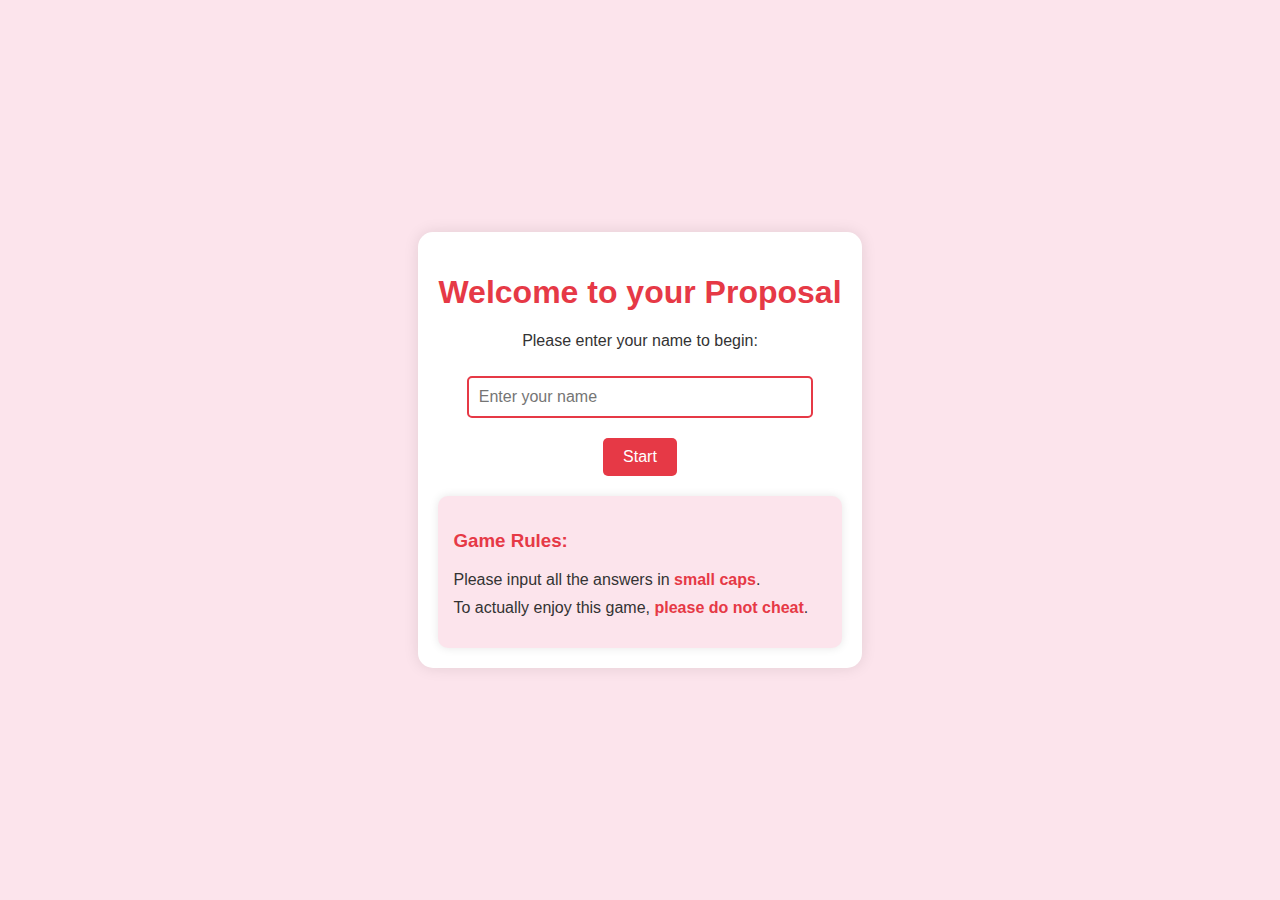
<file: index.html>
<!DOCTYPE html>
<html lang="en">
<head>
    <meta charset="UTF-8">
    <meta name="viewport" content="width=device-width, initial-scale=1.0">
    <title>Let's play a game. Shall we? - Enter Name</title>
    <link rel="stylesheet" href="style.css">
</head>
<body>
    <div class="container">
        <h1>Welcome to your Proposal</h1>
        <p>Please enter your name to begin:</p>
        <input type="text" id="nameInput" placeholder="Enter your name" />
        <button onclick="checkName()">Start</button>
        <p id="error-message"></p>

        <div class="game-rules">
            <h3>Game Rules:</h3>
            <ul>
                <li>Please input all the answers in <strong>small caps</strong>.</li>
                <li>To actually enjoy this game, <strong>please do not cheat</strong>.</li>
            </ul>
        </div>
    </div>

    <script src="script.js"></script>
</body>
</html>
</file>
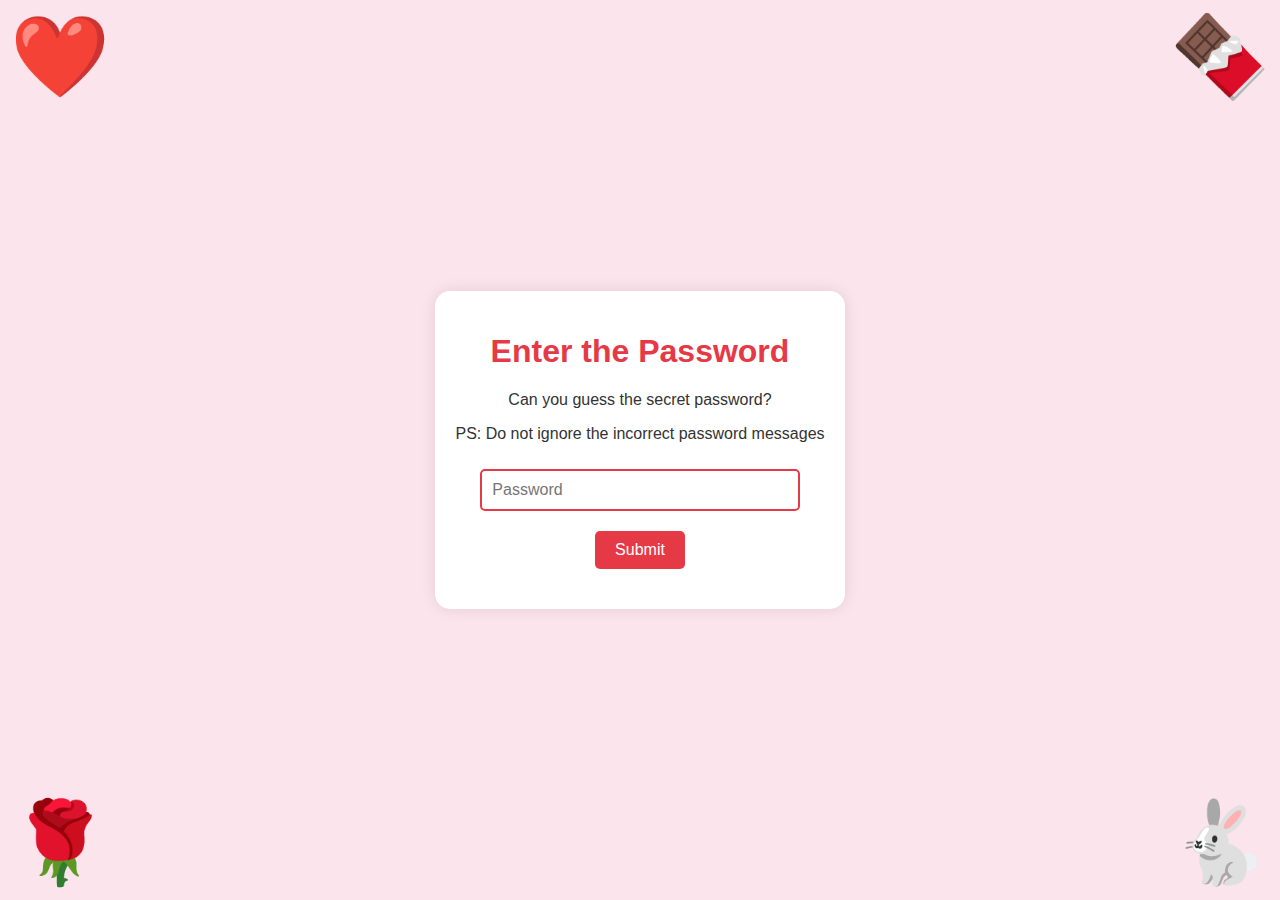
<file: password.html>
<!DOCTYPE html>
<html lang="en">
<head>
    <meta charset="UTF-8">
    <meta name="viewport" content="width=device-width, initial-scale=1.0">
    <title>Let's play a game. Shall we? - Enter Password</title>
    <link rel="stylesheet" href="style.css">
</head>
<body>
    <!-- The container that holds the game content -->
    <div class="container">
        <h1>Enter the Password</h1>
        <p>Can you guess the secret password?</p>
        <p>PS: Do not ignore the incorrect password messages</p>
        
        <!-- Password input -->
        <input type="text" id="passwordInput" placeholder="Password">
        
        <!-- Submit button with onclick event -->
        <button onclick="checkPassword()">Submit</button>
        
        <!-- Error message display -->
        <div id="error-message"></div>
        <div id="hint-message" style="display:none;"></div>
    </div>

    <!-- Emojis placed in the four corners -->
    <div id="heartEmoji" class="corner-emoji">❤️</div>
    <div id="chocolateEmoji" class="corner-emoji">🍫</div>
    <div id="roseEmoji" class="corner-emoji">🌹</div>
    <div id="hintBtnEmoji" onclick="showHint()" class="hint-button">🐇</div>

    <!-- Hint message (hidden by default) -->
    

    <!-- Ensure script is linked here -->
    <script src="script.js"></script>
</body>
</html>
</file>
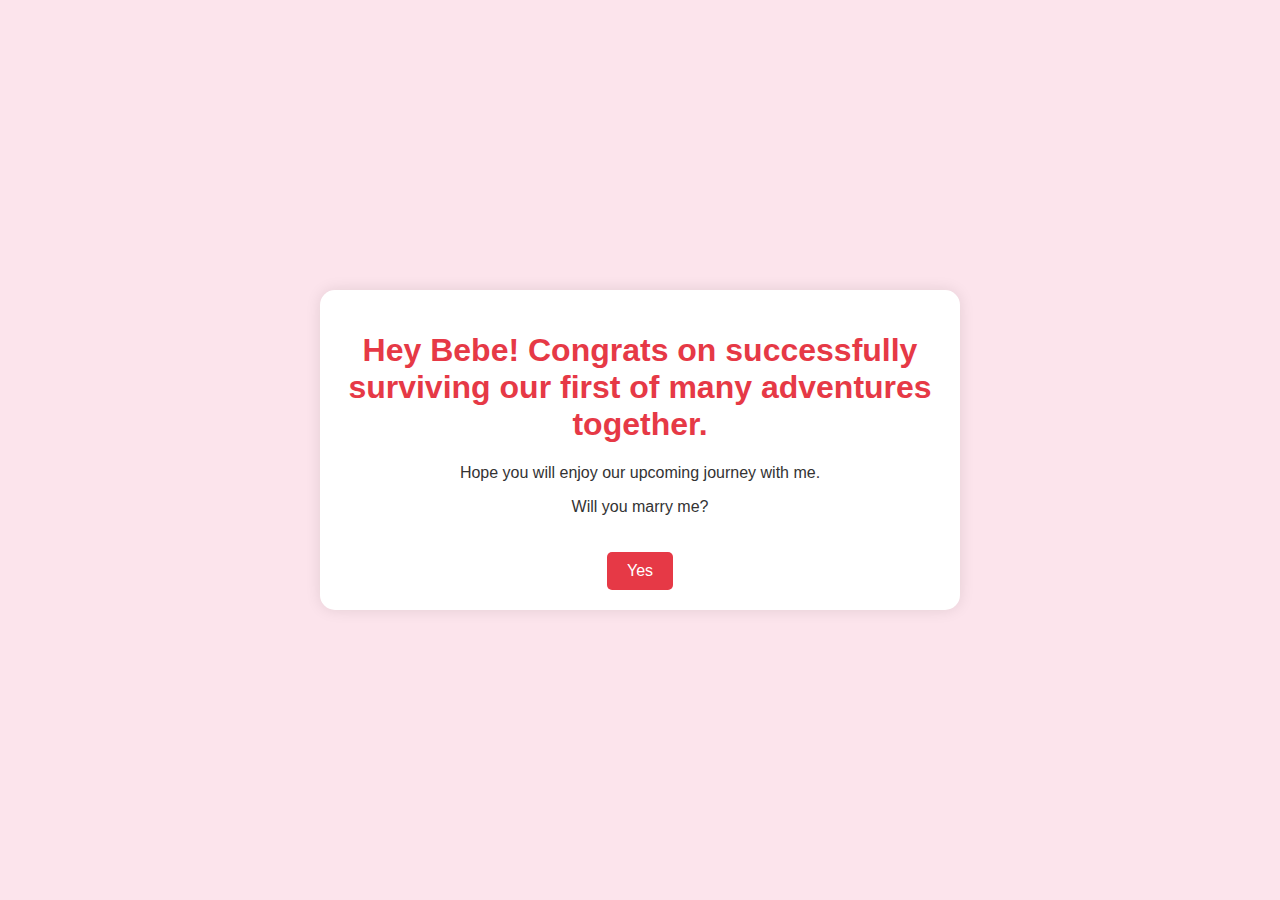
<file: success.html>
<!DOCTYPE html>
<html lang="en">
<head>
    <meta charset="UTF-8">
    <meta name="viewport" content="width=device-width, initial-scale=1.0">
    <title>Let's play a game. Shall we? - Success!</title>
    <link rel="stylesheet" href="style.css">
</head>
<body>
    <div class="container">
        <h1>Hey Bebe! Congrats on successfully surviving our first of many adventures together.</h1>
        <p>Hope you will enjoy our upcoming journey with me.</p>
        <p>Will you marry me?</p>
        <button onclick="window.location.href='index.html';">Yes</button>
    </div>
</body>
</html>
</file>
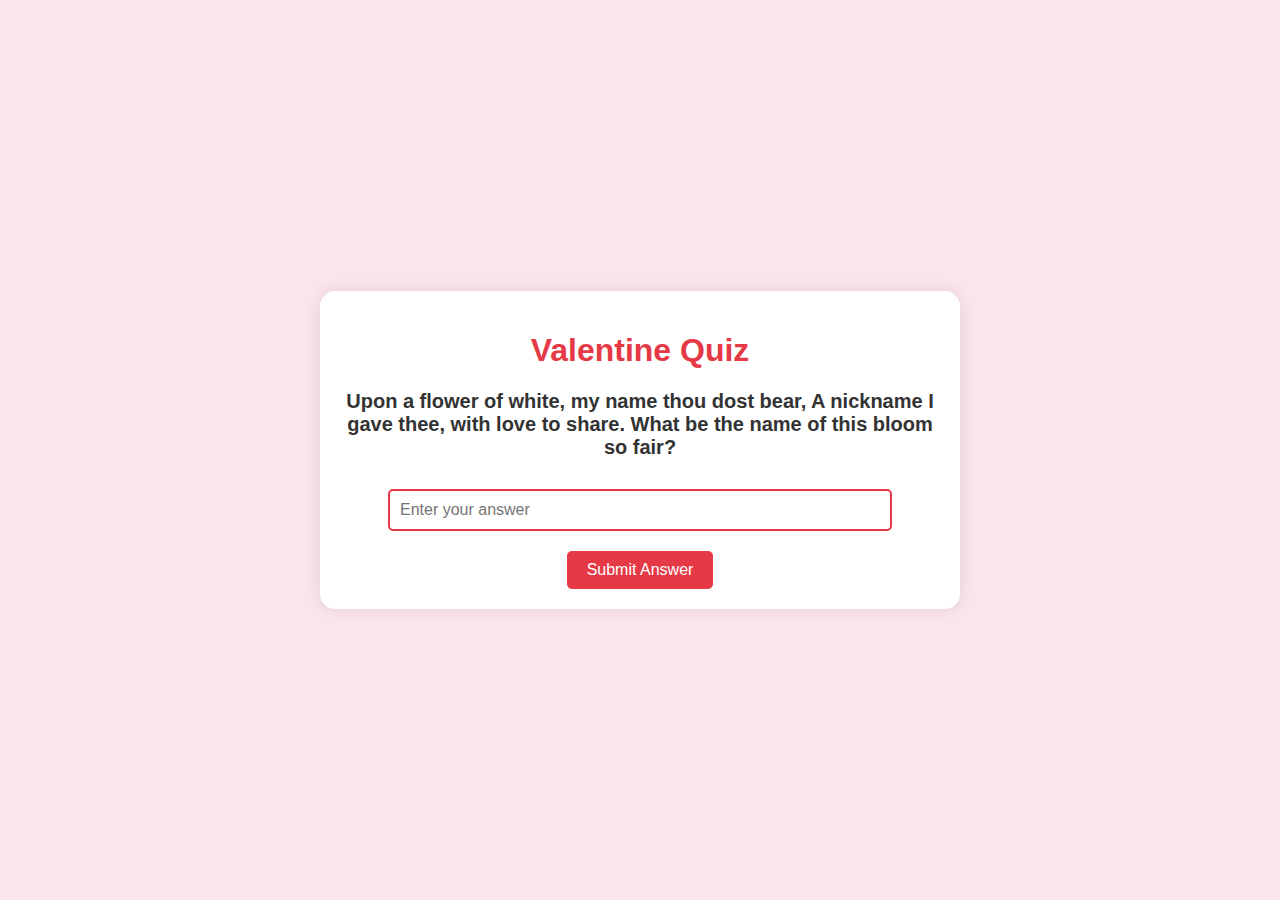
<file: vquiz.html>
<!DOCTYPE html>
<html lang="en">
<head>
    <meta charset="UTF-8">
    <meta name="viewport" content="width=device-width, initial-scale=1.0">
    <title>Valentine Quiz</title>
    <link rel="stylesheet" href="vstyle.css">
</head>
<body>
    <div class="container">
        <h1>Valentine Quiz</h1>
        <div id="question-container">
            <div id="question-text" class="question"></div>
            <input type="text" id="answer" placeholder="Enter your answer">
            <button id="submit-answer">Submit Answer</button>
        </div>
        <div id="feedback"></div>
        <button id="next-question" style="display: none;">Next Question</button>
    </div>

    <script src="vscript_2.js"></script>
</body>
</html>
</file>
<file: style.css>
/* General body styling */
body {
    font-family: 'Arial', sans-serif;
    background-color: #fce4ec; /* light pink background */
    color: #333;
    display: flex;
    justify-content: center;
    align-items: center;
    height: 100vh;
    margin: 0;
    position: relative; /* Make the body the reference point for absolute positioning */
}

/* Container holding the game content */
.container {
    text-align: center;
    background-color: #fff;
    padding: 20px;
    border-radius: 15px;
    box-shadow: 0 0 15px rgba(0, 0, 0, 0.1);
    max-width: 600px;
    position: relative; /* For positioning the content */
    z-index: 1; /* Make sure the content stays above emojis */
}

/* Heading styling */
h1 {
    color: #e63946; /* red */
}

/* Password input field styling */
input {
    padding: 10px;
    margin-top: 10px;
    border-radius: 5px;
    border: 2px solid #e63946;
    font-size: 16px;
    width: 80%;
}

/* Button styling */
button {
    background-color: #e63946; /* red button */
    color: white;
    border: none;
    padding: 10px 20px;
    font-size: 16px;
    border-radius: 5px;
    cursor: pointer;
    margin-top: 20px;
}

button:hover {
    background-color: #d32f2f;
}

/* Error message display */
#error-message {
    margin-top: 20px;
    color: #e63946;
    font-weight: bold;
}

/* Hint button styling (rabbit emoji) */
.hint-button {
    font-size: 80px; /* Size of the emoji */
    cursor: pointer;
    position: absolute;
    bottom: 10px;
    right: 10px; /* Move the rabbit emoji to the bottom-right corner */
    z-index: 2; /* Ensure it stays above other emojis */
    transition: transform 0.3s ease-in-out;
    animation: floatHint 3s ease-in-out infinite; /* Apply floating animation */
}

/* Rotate the hint button on hover */
.hint-button:hover {
    transform: rotate(360deg); 
}

/* Hint message styling */
#hint-message {
    font-size: 18px;
    color: #333;
    margin-top: 20px;
    display: none; /* Hide the hint initially */
    font-weight: bold;
    color: #e63946;
}

/* Emojis positioned in the four corners */
.corner-emoji {
    font-size: 80px; /* Size of the emojis */
    position: absolute;
    z-index: 1; /* Ensure emojis are behind the content */
    animation: float 3s ease-in-out infinite; /* Apply floating animation */
}

#heartEmoji {
    top: 10px;
    left: 10px;
}

#chocolateEmoji {
    top: 10px;
    right: 10px;
}

#roseEmoji {
    bottom: 10px;
    left: 10px; /* Keep the rose emoji in the bottom-left corner */
}

#hintBtnEmoji {
    bottom: 10px;
    right: 10px; /* Move the rabbit emoji to the bottom-right corner */
    z-index: 2; /* Ensure the hint button stays on top of the other emojis */
}


/* Styling for the game rules section */
.game-rules {
    margin-top: 20px;
    padding: 15px;
    background-color: #fce4ec;
    border-radius: 10px;
    box-shadow: 0 0 10px rgba(0, 0, 0, 0.1);
    text-align: left;
}

.game-rules h3 {
    color: #e63946; /* Red for the heading */
}

.game-rules ul {
    list-style-type: none;
    padding-left: 0;
}

.game-rules li {
    font-size: 16px;
    color: #333;
    margin-bottom: 10px;
}

.game-rules li strong {
    color: #e63946; /* Red for important text */
}


/* Animation for floating */
@keyframes float {
    0% {
        transform: translate(0, 0) rotate(0deg);
    }
    50% {
        transform: translate(15px, -15px) rotate(30deg);
    }
    100% {
        transform: translate(0, 0) rotate(0deg);
    }
}

/* Special animation for the hint button (rabbit emoji) */
@keyframes floatHint {
    0% {
        transform: translate(0, 0) rotate(0deg);
    }
    50% {
        transform: translate(-15px, 15px) rotate(-15deg);
    }
    100% {
        transform: translate(0, 0) rotate(0deg);
    }
}
</file>
<file: vstyle.css>
/* General body styling */
body {
    font-family: 'Arial', sans-serif;
    background-color: #fce4ec; /* light pink background */
    color: #333;
    display: flex;
    justify-content: center;
    align-items: center;
    height: 100vh;
    margin: 0;
}

/* Container holding the game content */
.container {
    text-align: center;
    background-color: #fff;
    padding: 20px;
    border-radius: 15px;
    box-shadow: 0 0 15px rgba(0, 0, 0, 0.1);
    max-width: 600px;
    position: relative;
}

/* Heading styling */
h1 {
    color: #e63946; /* red */
}

/* Question text styling */
.question {
    font-size: 20px;
    font-weight: bold;
    margin-bottom: 20px;
}

/* Input field styling */
input {
    padding: 10px;
    margin-top: 10px;
    border-radius: 5px;
    border: 2px solid #e63946;
    font-size: 16px;
    width: 80%;
}

/* Button styling */
button {
    background-color: #e63946; /* red button */
    color: white;
    border: none;
    padding: 10px 20px;
    font-size: 16px;
    border-radius: 5px;
    cursor: pointer;
    margin-top: 20px;
}

button:hover {
    background-color: #d32f2f;
}

/* Correct answer indication (green) */
.correct {
    color: green;
    font-size: 24px;
    margin-top: 20px;
}

/* Wrong answer indication (red) */
.wrong {
    color: red;
    font-size: 24px;
    margin-top: 20px;
}

/* Emoji for hint button */
.hint-button {
    font-size: 80px;
    cursor: pointer;
    position: absolute;
    bottom: 10px;
    right: 10px;
}

/* Emojis positioned in the four corners */
.corner-emoji {
    font-size: 80px;
    position: absolute;
    z-index: 1;
}

#heartEmoji {
    top: 10px;
    left: 10px;
}

#chocolateEmoji {
    top: 10px;
    right: 10px;
}

#roseEmoji {
    bottom: 10px;
    left: 10px;
}

#hintBtnEmoji {
    bottom: 10px;
    right: 10px;
    z-index: 2;
}
</file>
